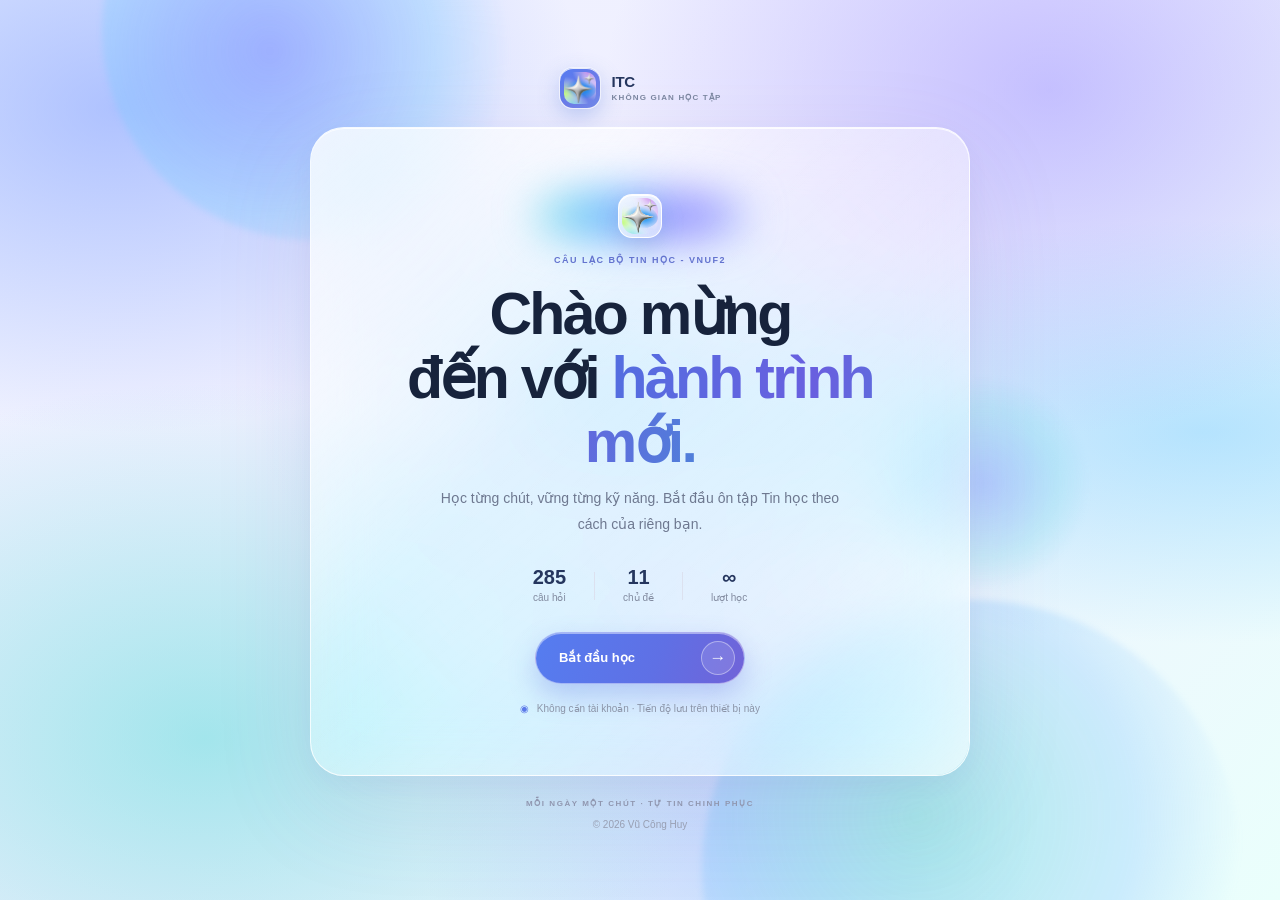
<file: index.html>
<!doctype html>
<html lang="vi">
<head>
  <meta charset="utf-8">
  <meta name="viewport" content="width=device-width, initial-scale=1">
  <meta name="theme-color" content="#f5f7fb">
  <title>ITC - Chuan dau ra Tin hoc 2022</title>
  <link rel="icon" type="image/png" sizes="192x192" href="assets/cdr-tinhoc-logo-silver-icon.png">
  <link rel="shortcut icon" type="image/png" href="assets/cdr-tinhoc-logo-silver-icon.png">
  <link rel="apple-touch-icon" href="assets/cdr-tinhoc-logo-silver-icon.png">
  <link rel="manifest" href="manifest.json">
  <link rel="stylesheet" href="styles.css">
</head>
<body>
  <div id="toast" class="toast" role="status" aria-live="polite"></div>

  <section id="welcome-view" class="welcome-screen" aria-labelledby="welcome-title">
    <div class="welcome-orb welcome-orb-one" aria-hidden="true"></div>
    <div class="welcome-orb welcome-orb-two" aria-hidden="true"></div>
    <div class="welcome-orb welcome-orb-three" aria-hidden="true"></div>
    <div class="welcome-content">
      <a class="welcome-brand" href="#" aria-label="ITC - Không gian học tập">
        <span class="welcome-brand-mark">
          <img src="assets/cdr-tinhoc-logo-silver-icon.png" alt="" />
        </span>
        <span class="welcome-brand-copy"><strong>ITC</strong><small>KHÔNG GIAN HỌC TẬP</small></span>
      </a>
      <div class="welcome-glass">
        <div class="welcome-logo-stage">
          <span class="welcome-logo-frame">
            <img src="assets/cdr-tinhoc-logo-silver-icon.png" alt="ITC VNUF2" />
          </span>
        </div>
        <p class="welcome-eyebrow">CÂU LẠC BỘ TIN HỌC - VNUF2</p>
        <h1 id="welcome-title">Chào mừng<br>đến với <span>hành trình mới.</span></h1>
        <p class="welcome-description">Học từng chút, vững từng kỹ năng. Bắt đầu ôn tập Tin học theo cách của riêng bạn.</p>
        <div class="welcome-highlights" aria-label="Nội dung học">
          <div class="welcome-highlight"><strong>285</strong><span>câu hỏi</span></div>
          <span class="welcome-highlight-divider" aria-hidden="true"></span>
          <div class="welcome-highlight"><strong>11</strong><span>chủ đề</span></div>
          <span class="welcome-highlight-divider" aria-hidden="true"></span>
          <div class="welcome-highlight"><strong>∞</strong><span>lượt học</span></div>
        </div>
        <button id="start-learning-button" class="welcome-cta" type="button">
          <span>Bắt đầu học</span><span class="welcome-cta-arrow" aria-hidden="true">→</span>
        </button>
        <p class="welcome-footnote"><span aria-hidden="true">◉</span> Không cần tài khoản · Tiến độ lưu trên thiết bị này</p>
      </div>
      <p class="welcome-bottom-note">MỖI NGÀY MỘT CHÚT · TỰ TIN CHINH PHỤC</p>
      <p class="welcome-copyright">© 2026 Vũ Công Huy</p>
    </div>
  </section>

  <div id="app-view" class="app-shell is-hidden">
    <aside class="sidebar" id="sidebar">
      <a class="brand sidebar-brand" href="#" aria-label="CDR TINHOC - ITC VNUF2">
        <span class="brand-icon-mark" aria-hidden="true">
          <img src="assets/cdr-tinhoc-logo-silver-icon.png" alt="" />
        </span>
        <span class="brand-copy">
          <strong>ITC</strong>
          <small>Câu lạc bộ Tin học<br>Trường Đại học Lâm nghiệp<br>Phân hiệu Đồng Nai</small>
        </span>
      </a>
      <p class="nav-caption">KHÔNG GIAN HỌC</p>
      <nav class="primary-nav" aria-label="Điều hướng chính">
        <button class="nav-item is-active" data-view="home"><span class="nav-icon">⌂</span>Tổng quan</button>
        <button class="nav-item" data-view="questions"><span class="nav-icon">▤</span>Tất cả câu hỏi<span class="nav-count">285</span></button>
        <button class="nav-item" data-view="topics"><span class="nav-icon">◈</span>Ôn theo chủ đề</button>
        <button class="nav-item" data-view="practice"><span class="nav-icon">☷</span>Luyện tập tương tác</button>
        <button class="nav-item" data-view="tips"><span class="nav-icon">✦</span>Học mẹo <span class="nav-count">Đúng</span></button>
        <button class="nav-item" data-view="exam"><span class="nav-icon">✎</span>Thi thử 30 câu</button>
        <button class="nav-item" data-view="practical"><span class="nav-icon">▦</span>Thi thực hành Excel</button>
        <button class="nav-item" data-view="word-practical"><span class="nav-icon">W</span>Thi thực hành Word</button>
        <button class="nav-item" data-view="powerpoint-practical"><span class="nav-icon">P</span>Thi thực hành PowerPoint</button>
      </nav>
      <p class="nav-caption topic-caption">CHỦ ĐỀ <span id="topic-total"></span></p>
      <nav id="topic-nav" class="topic-nav" aria-label="Chủ đề câu hỏi"></nav>
      <div class="sidebar-bottom">
        <div class="profile-mini">
          <span class="avatar" id="user-avatar">?</span>
          <span class="profile-copy"><strong id="user-name">Người học</strong><small>Gói học cá nhân</small></span>
        </div>
        <p class="local-note">Tiến độ được lưu cục bộ trên thiết bị này.</p>
      </div>
    </aside>

    <main class="main-content">
      <header class="topbar">
        <button id="menu-button" class="icon-button menu-button" type="button" aria-label="Mở menu">☰</button>
        <div class="breadcrumbs"><span>Không gian học</span><b>/</b><strong id="breadcrumb-current">Tổng quan</strong></div>
        <div class="topbar-right">
          <label class="search-box" for="global-search">
            <span aria-hidden="true">⌕</span>
            <input id="global-search" type="search" placeholder="Tìm câu hỏi..." autocomplete="off">
            <kbd>Ctrl K</kbd>
          </label>
          <span id="top-avatar" class="avatar avatar-small">?</span>
        </div>
      </header>
      <div id="page-content" class="page-content"></div>
    </main>
  </div>
  <script src="questions.js"></script>
  <script src="practical.js"></script>
  <script src="office-practical.js"></script>
  <script src="app.js"></script>
</body>
</html>
</file>
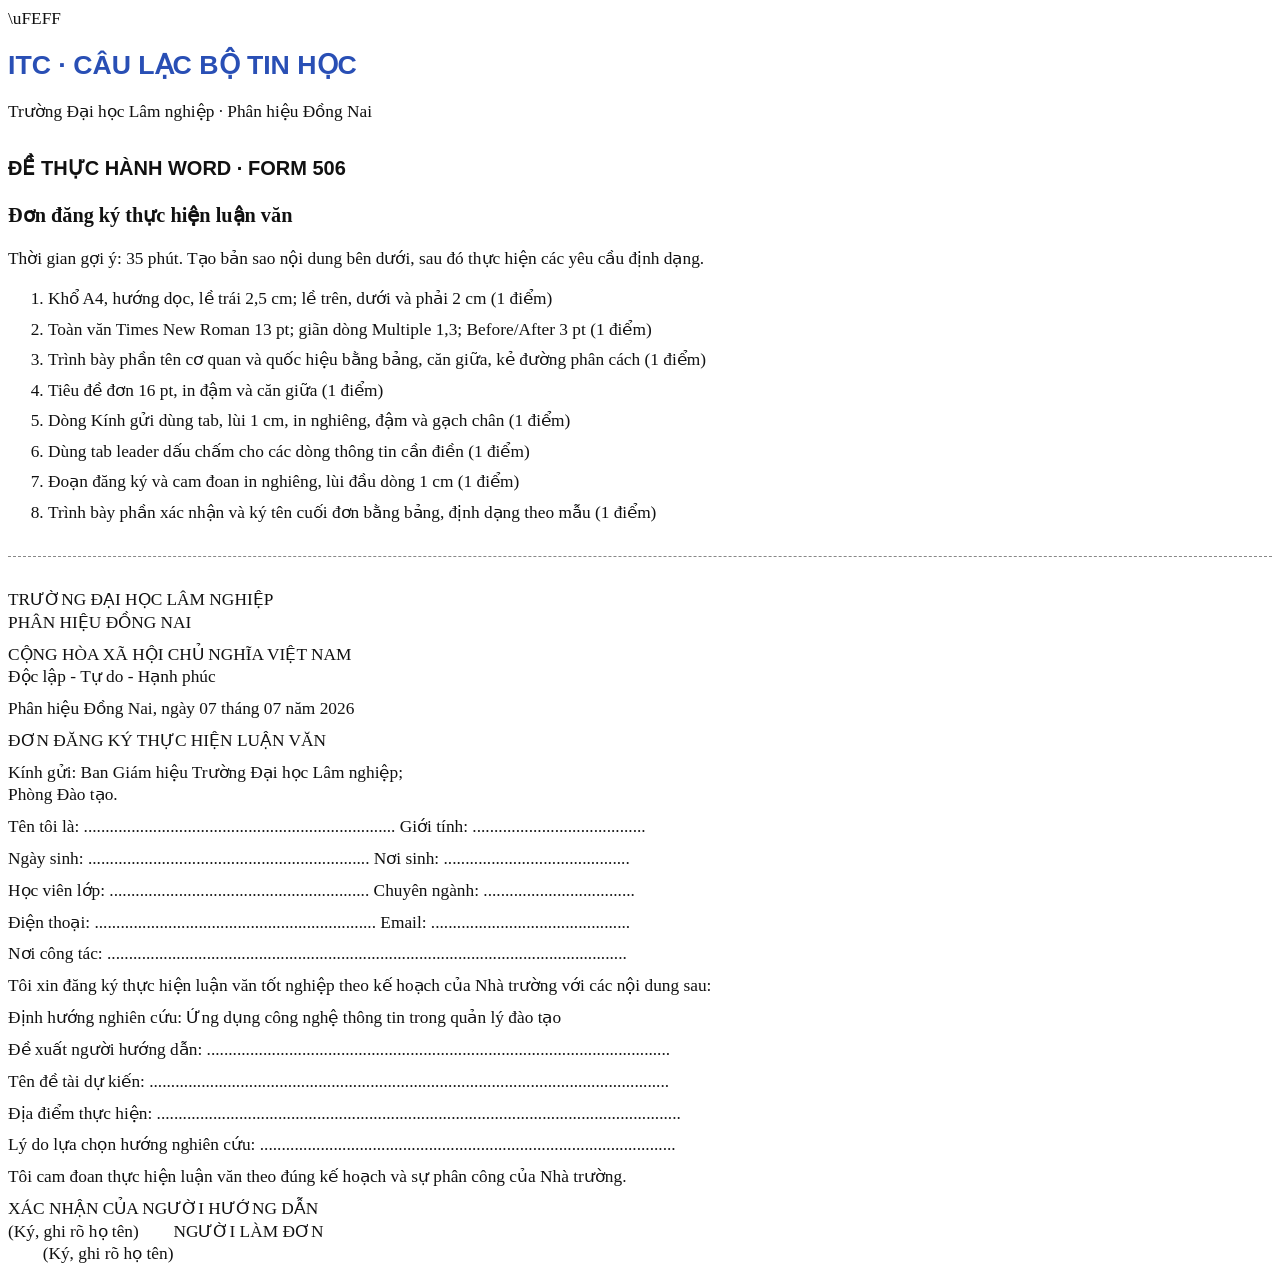
<file: ITC_De-thuc-hanh-Word_Form-506.html>
\uFEFF<!doctype html><html lang="vi"><head><meta charset="utf-8"><title>Đơn đăng ký thực hiện luận văn</title>
      <style>@page{size:A4;margin:2cm 2cm 2cm 2.5cm}body{font-family:"Times New Roman",serif;font-size:13pt;line-height:1.3;color:#111}h1,h2{font-family:Arial,sans-serif}h1{font-size:20pt;color:#294fb5}h2{font-size:15pt;margin-top:24pt}li{margin:6pt 0}hr{border:0;border-top:1px dashed #888;margin:24pt 0}.starter p{margin:7pt 0}</style></head>
      <body><h1>ITC · CÂU LẠC BỘ TIN HỌC</h1><p>Trường Đại học Lâm nghiệp · Phân hiệu Đồng Nai</p>
      <h2>ĐỀ THỰC HÀNH WORD · FORM 506</h2><h3>Đơn đăng ký thực hiện luận văn</h3>
      <p>Thời gian gợi ý: 35 phút. Tạo bản sao nội dung bên dưới, sau đó thực hiện các yêu cầu định dạng.</p><ol><li>Khổ A4, hướng dọc, lề trái 2,5 cm; lề trên, dưới và phải 2 cm <span>(1 điểm)</span></li><li>Toàn văn Times New Roman 13 pt; giãn dòng Multiple 1,3; Before/After 3 pt <span>(1 điểm)</span></li><li>Trình bày phần tên cơ quan và quốc hiệu bằng bảng, căn giữa, kẻ đường phân cách <span>(1 điểm)</span></li><li>Tiêu đề đơn 16 pt, in đậm và căn giữa <span>(1 điểm)</span></li><li>Dòng Kính gửi dùng tab, lùi 1 cm, in nghiêng, đậm và gạch chân <span>(1 điểm)</span></li><li>Dùng tab leader dấu chấm cho các dòng thông tin cần điền <span>(1 điểm)</span></li><li>Đoạn đăng ký và cam đoan in nghiêng, lùi đầu dòng 1 cm <span>(1 điểm)</span></li><li>Trình bày phần xác nhận và ký tên cuối đơn bằng bảng, định dạng theo mẫu <span>(1 điểm)</span></li></ol>
      <hr><section class="starter"><p>TRƯỜNG ĐẠI HỌC LÂM NGHIỆP<br>PHÂN HIỆU ĐỒNG NAI</p><p>CỘNG HÒA XÃ HỘI CHỦ NGHĨA VIỆT NAM<br>Độc lập - Tự do - Hạnh phúc</p><p>Phân hiệu Đồng Nai, ngày 07 tháng 07 năm 2026</p><p>ĐƠN ĐĂNG KÝ THỰC HIỆN LUẬN VĂN</p><p>Kính gửi: Ban Giám hiệu Trường Đại học Lâm nghiệp;<br>                Phòng Đào tạo.</p><p>Tên tôi là: ........................................................................     Giới tính: ........................................</p><p>Ngày sinh: .................................................................     Nơi sinh: ...........................................</p><p>Học viên lớp: ............................................................     Chuyên ngành: ...................................</p><p>Điện thoại: .................................................................     Email: ..............................................</p><p>Nơi công tác: ........................................................................................................................</p><p>Tôi xin đăng ký thực hiện luận văn tốt nghiệp theo kế hoạch của Nhà trường với các nội dung sau:</p><p>Định hướng nghiên cứu: Ứng dụng công nghệ thông tin trong quản lý đào tạo</p><p>Đề xuất người hướng dẫn: ...........................................................................................................</p><p>Tên đề tài dự kiến: ........................................................................................................................</p><p>Địa điểm thực hiện: .........................................................................................................................</p><p>Lý do lựa chọn hướng nghiên cứu: ................................................................................................</p><p>Tôi cam đoan thực hiện luận văn theo đúng kế hoạch và sự phân công của Nhà trường.</p><p>XÁC NHẬN CỦA NGƯỜI HƯỚNG DẪN<br>(Ký, ghi rõ họ tên)&emsp;&emsp;NGƯỜI LÀM ĐƠN<br>&emsp;&emsp;(Ký, ghi rõ họ tên)</p></section></body></html>
</file>
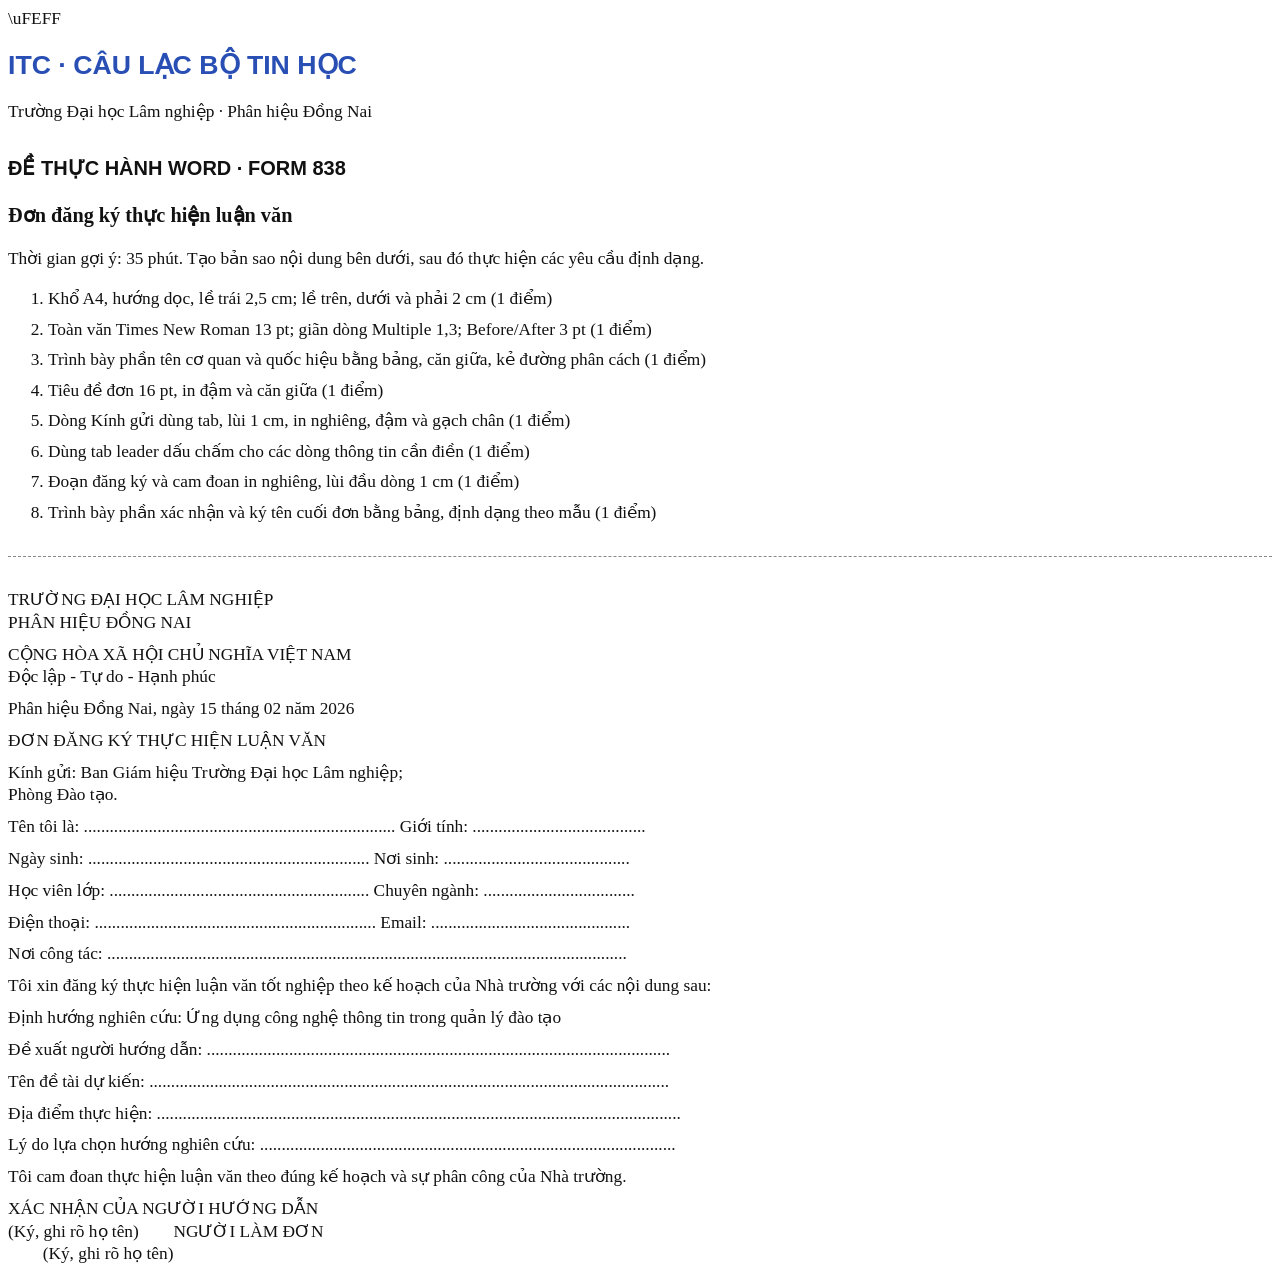
<file: ITC_De-thuc-hanh-Word_Form-838.html>
\uFEFF<!doctype html><html lang="vi"><head><meta charset="utf-8"><title>Đơn đăng ký thực hiện luận văn</title>
      <style>@page{size:A4;margin:2cm 2cm 2cm 2.5cm}body{font-family:"Times New Roman",serif;font-size:13pt;line-height:1.3;color:#111}h1,h2{font-family:Arial,sans-serif}h1{font-size:20pt;color:#294fb5}h2{font-size:15pt;margin-top:24pt}li{margin:6pt 0}hr{border:0;border-top:1px dashed #888;margin:24pt 0}.starter p{margin:7pt 0}</style></head>
      <body><h1>ITC · CÂU LẠC BỘ TIN HỌC</h1><p>Trường Đại học Lâm nghiệp · Phân hiệu Đồng Nai</p>
      <h2>ĐỀ THỰC HÀNH WORD · FORM 838</h2><h3>Đơn đăng ký thực hiện luận văn</h3>
      <p>Thời gian gợi ý: 35 phút. Tạo bản sao nội dung bên dưới, sau đó thực hiện các yêu cầu định dạng.</p><ol><li>Khổ A4, hướng dọc, lề trái 2,5 cm; lề trên, dưới và phải 2 cm <span>(1 điểm)</span></li><li>Toàn văn Times New Roman 13 pt; giãn dòng Multiple 1,3; Before/After 3 pt <span>(1 điểm)</span></li><li>Trình bày phần tên cơ quan và quốc hiệu bằng bảng, căn giữa, kẻ đường phân cách <span>(1 điểm)</span></li><li>Tiêu đề đơn 16 pt, in đậm và căn giữa <span>(1 điểm)</span></li><li>Dòng Kính gửi dùng tab, lùi 1 cm, in nghiêng, đậm và gạch chân <span>(1 điểm)</span></li><li>Dùng tab leader dấu chấm cho các dòng thông tin cần điền <span>(1 điểm)</span></li><li>Đoạn đăng ký và cam đoan in nghiêng, lùi đầu dòng 1 cm <span>(1 điểm)</span></li><li>Trình bày phần xác nhận và ký tên cuối đơn bằng bảng, định dạng theo mẫu <span>(1 điểm)</span></li></ol>
      <hr><section class="starter"><p>TRƯỜNG ĐẠI HỌC LÂM NGHIỆP<br>PHÂN HIỆU ĐỒNG NAI</p><p>CỘNG HÒA XÃ HỘI CHỦ NGHĨA VIỆT NAM<br>Độc lập - Tự do - Hạnh phúc</p><p>Phân hiệu Đồng Nai, ngày 15 tháng 02 năm 2026</p><p>ĐƠN ĐĂNG KÝ THỰC HIỆN LUẬN VĂN</p><p>Kính gửi: Ban Giám hiệu Trường Đại học Lâm nghiệp;<br>                Phòng Đào tạo.</p><p>Tên tôi là: ........................................................................     Giới tính: ........................................</p><p>Ngày sinh: .................................................................     Nơi sinh: ...........................................</p><p>Học viên lớp: ............................................................     Chuyên ngành: ...................................</p><p>Điện thoại: .................................................................     Email: ..............................................</p><p>Nơi công tác: ........................................................................................................................</p><p>Tôi xin đăng ký thực hiện luận văn tốt nghiệp theo kế hoạch của Nhà trường với các nội dung sau:</p><p>Định hướng nghiên cứu: Ứng dụng công nghệ thông tin trong quản lý đào tạo</p><p>Đề xuất người hướng dẫn: ...........................................................................................................</p><p>Tên đề tài dự kiến: ........................................................................................................................</p><p>Địa điểm thực hiện: .........................................................................................................................</p><p>Lý do lựa chọn hướng nghiên cứu: ................................................................................................</p><p>Tôi cam đoan thực hiện luận văn theo đúng kế hoạch và sự phân công của Nhà trường.</p><p>XÁC NHẬN CỦA NGƯỜI HƯỚNG DẪN<br>(Ký, ghi rõ họ tên)&emsp;&emsp;NGƯỜI LÀM ĐƠN<br>&emsp;&emsp;(Ký, ghi rõ họ tên)</p></section></body></html>
</file>
<file: styles.css>
:root {
  color-scheme: only light;
  --ink: #17233c;
  --muted: #78839a;
  --line: #e8ebf2;
  --canvas: #f5f7fb;
  --white: #fff;
  --blue: #4667e8;
  --blue-dark: #3654cf;
  --blue-pale: #eef1ff;
  --green: #2e9b77;
  --green-pale: #e9f7f1;
  --orange: #e99a46;
  --shadow: 0 18px 50px rgba(37, 51, 91, .08);
  font-family: 'DM Sans', 'Segoe UI', sans-serif;
}

@font-face { font-family: 'DM Sans'; src: local('Segoe UI'); }
@font-face { font-family: Manrope; src: local('Segoe UI'); }

* { box-sizing: border-box; }
body { margin: 0; min-width: 320px; background: var(--canvas); color: var(--ink); }
button, input { font: inherit; }
button { cursor: pointer; }
.is-hidden { display: none !important; }
.brand { display: inline-flex; align-items: center; gap: 10px; color: var(--ink); text-decoration: none; font: 800 20px Manrope, sans-serif; letter-spacing: -.8px; }
.brand-mark { display: grid; width: 42px; height: 42px; flex: 0 0 auto; place-items: center; border-radius: 13px; color: #fff; background: var(--blue); font: 800 15px Manrope, sans-serif; letter-spacing: -.4px; box-shadow: 0 7px 16px #4667e844; }
.brand-copy { display: grid; min-width: 0; gap: 3px; letter-spacing: 0; line-height: 1.25; }
.brand-copy strong { font: 800 17px Manrope, sans-serif; }
.brand-copy small { color: #78839a; font: 500 9px/1.4 'DM Sans', 'Segoe UI', sans-serif; }
:root {
  --logo-pink: #f8c3d9;
  --logo-purple: #d7b7ff;
  --logo-blue: #8ccaf6;
  --logo-mint: #b9f0d9;
  --logo-navy: #1d3557;
  --logo-sky: #5ca8e3;
  --logo-rose: #f5adca;
}

.brand-icon-mark img {
  display: block;
  width: 100%;
  height: 100%;
  border-radius: 10px;
  object-fit: contain;
}
.brand-icon-mark {
  width: 42px;
  height: 42px;
  display: grid;
  place-items: center;
  overflow: hidden;
  padding: 4px;
  border-radius: 14px;
  background: linear-gradient(140deg, rgba(112, 149, 255, .32), rgba(93, 214, 230, .38) 52%, rgba(137, 130, 255, .34));
  border: 1px solid rgba(255,255,255,0.94);
  box-shadow: 0 14px 30px rgba(76, 130, 218, 0.24), inset 0 2px 12px rgba(255,255,255,0.7);
}
.eyebrow { color: var(--blue); font-size: 10px; letter-spacing: 1.4px; font-weight: 700; }
.muted { color: var(--muted); font-size: 13px; }
.button { border: 0; border-radius: 10px; padding: 11px 16px; font-weight: 700; transition: .18s ease; }
.button-primary { background: var(--blue); color: #fff; box-shadow: 0 7px 16px #4667e833; }
.button-primary:hover { background: var(--blue-dark); transform: translateY(-1px); }
.button-wide { width: 100%; margin-top: 21px; display: flex; justify-content: space-between; align-items: center; }
.icon-button { display: grid; place-items: center; border: 0; background: transparent; color: var(--muted); }

.welcome-screen { position: fixed; z-index: 20; inset: 0; display: grid; place-items: center; overflow-x: hidden; overflow-y: auto; padding: 28px; color: #17233c; background: radial-gradient(ellipse at 9% 12%, rgba(112, 147, 255, .5), transparent 29%), radial-gradient(ellipse at 82% 10%, rgba(153, 143, 255, .5), transparent 30%), radial-gradient(ellipse at 94% 48%, rgba(103, 199, 255, .42), transparent 32%), radial-gradient(ellipse at 16% 82%, rgba(91, 220, 218, .52), transparent 34%), radial-gradient(ellipse at 57% 91%, rgba(130, 170, 255, .38), transparent 30%), radial-gradient(ellipse at 48% 45%, rgba(104, 199, 255, .32), transparent 38%), linear-gradient(135deg, #edf2ff, #f1efff 48%, #eafffc); transition: opacity .48s ease, transform .55s cubic-bezier(.2,.8,.2,1), filter .48s ease; }
.welcome-screen.is-leaving { opacity: 0; transform: scale(1.035); filter: blur(12px); pointer-events: none; }
.welcome-content { position: relative; z-index: 1; width: min(100%, 980px); display: flex; flex-direction: column; align-items: center; margin-block: auto; animation: welcome-rise .8s cubic-bezier(.2,.8,.2,1) both; }
.welcome-brand { display: inline-flex; align-items: center; gap: 11px; margin-bottom: 18px; color: var(--ink); text-align: left; text-decoration: none; }
.welcome-brand-mark { width: 42px; height: 42px; display: grid; flex: 0 0 auto; place-items: center; overflow: hidden; padding: 4px; border: 1px solid rgba(255,255,255,.9); border-radius: 14px; background: linear-gradient(140deg, #557cf2, #6d7ce8 58%, #718be9); box-shadow: 0 8px 22px rgba(80, 120, 221, .3), inset 0 1px rgba(255,255,255,.85); }
.welcome-brand-mark img { display: block; width: 100%; height: 100%; border-radius: 10px; object-fit: contain; }
.welcome-brand-star { color: white; font: 700 24px/1 'Segoe UI Symbol', 'Segoe UI', sans-serif; text-shadow: 0 0 12px rgba(255,255,255,.7); }
.welcome-brand-copy { display: grid; gap: 2px; }
.welcome-brand-copy strong { color: #25365e; font: 800 15px Manrope, sans-serif; letter-spacing: -.3px; }
.welcome-brand-copy small { color: #7c87a0; font-size: 8px; font-weight: 800; letter-spacing: 1.15px; }
.welcome-glass { position: relative; width: min(100%, 660px); padding: clamp(30px, 6vw, 58px); overflow: hidden; border: 1px solid rgba(255,255,255,0.8); border-radius: 34px; background: linear-gradient(145deg, rgba(255,255,255,0.58), rgba(255,255,255,0.24)); box-shadow: 0 32px 100px rgba(120, 110, 169, 0.12), 0 8px 24px rgba(116, 131, 186, 0.08), inset 0 1px rgba(255,255,255,0.8); backdrop-filter: blur(28px) saturate(155%); -webkit-backdrop-filter: blur(28px) saturate(155%); text-align: center; }
.welcome-glass::before { position: absolute; inset: 0; border-radius: inherit; background: linear-gradient(130deg, #ffffff8a, transparent 38%, #ffffff12 75%, #fff9); content: ''; pointer-events: none; }
.welcome-glass > * { position: relative; }
.welcome-logo-stage { position: relative; isolation: isolate; width: min(248px, 100%); height: 60px; display: grid; place-items: center; margin: 0 auto 8px; }
.welcome-logo-stage::before { position: absolute; z-index: -1; inset: 6px 20px; border-radius: 50%; background: linear-gradient(110deg, rgba(83, 224, 221, .9), rgba(90, 177, 255, .92) 36%, rgba(137, 125, 255, .9) 68%, rgba(118, 148, 255, .88)); filter: blur(22px); content: ''; }
.welcome-logo-frame { width: 44px; height: 44px; display: grid; place-items: center; overflow: hidden; padding: 3px; border: 1px solid rgba(255, 255, 255, .92); border-radius: 14px; background: linear-gradient(145deg, rgba(255,255,255,.86), rgba(255,255,255,.48)); box-shadow: 0 8px 22px rgba(106, 126, 181, .22), inset 0 1px rgba(255,255,255,.95); backdrop-filter: blur(10px); -webkit-backdrop-filter: blur(10px); }
.welcome-logo-frame img { display: block; width: 100%; height: 100%; border-radius: 13px; object-fit: contain; }
.welcome-eyebrow { margin: 0 0 12px; color: #6373cf; font-size: 9px; font-weight: 800; letter-spacing: 1.5px; text-transform: uppercase; }
.welcome-glass h1 { margin: 15px 0 12px; font: 800 clamp(36px, 6vw, 59px)/1.08 Manrope, 'Segoe UI', sans-serif; letter-spacing: -2.7px; }
.welcome-glass h1 span { color: #536ee0; background: linear-gradient(100deg, #536ee0, #695fdf 55%, #507fda); -webkit-background-clip: text; background-clip: text; -webkit-text-fill-color: transparent; }
.welcome-description { max-width: 430px; margin: 0 auto; color: #6e7890; font-size: 14px; line-height: 1.8; }
.welcome-highlights { display: flex; align-items: center; justify-content: center; gap: 28px; margin: 29px auto 27px; }
.welcome-highlight { display: grid; gap: 1px; }
.welcome-highlight strong { color: #25365e; font: 800 20px Manrope, sans-serif; }
.welcome-highlight span { color: #828ba0; font-size: 10px; }
.welcome-highlight-divider { width: 1px; height: 28px; background: #dce1ef; }
.welcome-cta { min-width: 210px; display: inline-flex; align-items: center; justify-content: space-between; gap: 30px; padding: 8px 9px 8px 23px; border: 1px solid #ffffff75; border-radius: 999px; color: white; background: linear-gradient(110deg, #557df0, #5f70e5 58%, #7163d8); box-shadow: 0 12px 28px rgba(86, 116, 226, .32), inset 0 1px #ffffff70; font-size: 13px; font-weight: 700; transition: transform .2s ease, box-shadow .2s ease, filter .2s ease; }
.welcome-cta:hover { transform: translateY(-2px); box-shadow: 0 16px 34px #536fe052, inset 0 1px #ffffff70; filter: brightness(1.04); }
.welcome-cta:active { transform: scale(.98); }
.welcome-cta:focus-visible { outline: 3px solid #8095ff; outline-offset: 4px; }
.welcome-cta:disabled { cursor: default; }
.welcome-cta-arrow { width: 34px; height: 34px; display: grid; place-items: center; border: 1px solid #ffffff65; border-radius: 50%; background: #ffffff20; font-size: 17px; }
.welcome-footnote { margin: 17px 0 0; color: #8b94a8; font-size: 10px; }
.welcome-footnote span { margin-right: 5px; color: #5b79e9; }
.welcome-bottom-note { margin: 22px 0 0; color: #929ab0; font-size: 8px; font-weight: 700; letter-spacing: 1.55px; }
.welcome-copyright { margin: 7px 0 0; color: #9aa2b4; font-size: 10px; }
.welcome-orb { position: fixed; border-radius: 50%; filter: blur(3px); pointer-events: none; animation: welcome-float 9s ease-in-out infinite alternate; }
.welcome-orb-one { top: -180px; left: 8%; width: 420px; height: 420px; background: radial-gradient(circle at 40% 55%, rgba(114, 139, 255, .48), rgba(119, 204, 255, .3) 48%, transparent 70%); }
.welcome-orb-two { right: 3%; bottom: -240px; width: 540px; height: 540px; background: radial-gradient(circle at 40% 40%, rgba(88, 216, 205, .42), rgba(123, 194, 255, .28) 48%, transparent 71%); animation-delay: -4s; }
.welcome-orb-three { top: 42%; right: 15%; width: 210px; height: 210px; background: radial-gradient(circle, rgba(123, 146, 255, .36), rgba(112, 215, 230, .2) 50%, transparent 72%); animation-duration: 12s; }
.app-shell.welcome-enter { animation: app-reveal .55s cubic-bezier(.2,.8,.2,1) both; }
@keyframes welcome-rise { from { opacity: 0; transform: translateY(18px) scale(.985); } to { opacity: 1; transform: translateY(0) scale(1); } }
@keyframes welcome-float { from { transform: translate3d(-12px, -10px, 0) scale(.98); } to { transform: translate3d(20px, 15px, 0) scale(1.06); } }
@keyframes app-reveal { from { opacity: 0; transform: scale(.99); } to { opacity: 1; transform: scale(1); } }

.app-shell { min-height: 100vh; background: radial-gradient(ellipse at 18% 8%, rgba(119, 158, 255, .18), transparent 38%), radial-gradient(ellipse at 84% 14%, rgba(144, 145, 255, .16), transparent 35%), radial-gradient(ellipse at 86% 82%, rgba(89, 205, 227, .14), transparent 38%), radial-gradient(ellipse at 20% 88%, rgba(101, 219, 199, .13), transparent 34%), #f5f7fb; }
.sidebar { position: fixed; z-index: 5; inset: 0 auto 0 0; width: 248px; display: flex; flex-direction: column; overflow-y: auto; direction: rtl; background: white; border-right: 1px solid var(--line); padding: 26px 16px 14px; scrollbar-color: #b7c3e9 #f4f6fb; scrollbar-width: thin; }
.sidebar > * { direction: ltr; flex-shrink: 0; }
.sidebar::-webkit-scrollbar { width: 9px; }
.sidebar::-webkit-scrollbar-track { background: #f4f6fb; }
.sidebar::-webkit-scrollbar-thumb { border: 2px solid #f4f6fb; border-radius: 8px; background: #b7c3e9; }
.sidebar-brand { width: 100%; gap: 8px; padding: 0 8px; margin-bottom: 28px; }
.sidebar-brand .brand-mark { width: 38px; height: 38px; font-size: 13px; }
.sidebar-brand .brand-icon-mark { flex: 0 0 42px; }
.sidebar-brand .brand-copy { flex: 1; }
.sidebar-brand .brand-copy strong { font-size: 15px; }
.sidebar-brand .brand-copy small { max-width: 155px; font-size: 8px; }
.nav-caption { padding: 0 12px; margin: 0 0 12px; color: #9ba4b5; font-size: 9px; font-weight: 700; letter-spacing: 1.1px; }
.primary-nav, .topic-nav { display: grid; gap: 5px; }
.nav-item { width: 100%; min-height: 40px; display: flex; align-items: center; gap: 10px; padding: 0 11px; text-align: left; border: 0; border-radius: 8px; color: #647087; background: transparent; font-size: 12px; font-weight: 600; }
.nav-item:hover { background: #f7f8fc; }
.nav-item.is-active { color: var(--blue); background: var(--blue-pale); }
.nav-icon { width: 18px; font-size: 17px; text-align: center; }
.nav-count { margin-left: auto; color: #929cb0; font-size: 10px; }
.topic-caption { display: flex; justify-content: space-between; margin-top: 34px; }
.topic-caption span { color: #b1b8c5; }
.topic-nav { padding-bottom: 15px; }
.topic-nav .nav-item { min-height: 36px; font-size: 11px; }
.topic-dot { width: 8px; height: 8px; flex: 0 0 8px; border-radius: 50%; background: var(--dot, #6e80ed); }
.sidebar-bottom { margin-top: auto; }
.profile-mini { display: flex; align-items: center; gap: 9px; padding: 13px 8px; border-top: 1px solid var(--line); }
.avatar { width: 31px; height: 31px; display: grid; place-items: center; flex: 0 0 auto; border-radius: 10px; color: #405bd2; background: #e9edff; font-size: 12px; font-weight: 800; text-transform: uppercase; }
.profile-copy { min-width: 0; display: grid; gap: 3px; flex: 1; }
.profile-copy strong { overflow: hidden; text-overflow: ellipsis; white-space: nowrap; font-size: 11px; }
.profile-copy small { color: var(--muted); font-size: 9px; }
.local-note { padding: 0 8px; margin: 0; color: #a1a9b8; font-size: 9px; line-height: 1.6; }
.main-content { min-height: 100vh; margin-left: 248px; }
.topbar { height: 70px; display: flex; align-items: center; justify-content: space-between; gap: 16px; padding: 0 clamp(20px, 4vw, 52px); background: #ffffffd9; border-bottom: 1px solid var(--line); }
.breadcrumbs { display: flex; align-items: center; gap: 10px; color: #9ba4b4; font-size: 11px; }
.breadcrumbs b { color: #d3d8e2; font-weight: 400; }
.breadcrumbs strong { color: var(--ink); font-weight: 700; }
.topbar-right { display: flex; align-items: center; gap: 18px; }
.search-box { display: flex; align-items: center; gap: 8px; width: 220px; padding: 7px 9px; border: 1px solid var(--line); border-radius: 8px; background: #fff; color: #99a2b3; }
.search-box > span { font-size: 20px; line-height: 15px; }
.search-box input { width: 100%; border: 0; outline: 0; color: var(--ink); font-size: 11px; }
.search-box kbd { border: 1px solid var(--line); border-radius: 4px; padding: 2px 4px; color: #9ca5b4; font-size: 9px; white-space: nowrap; }
.avatar-small { width: 29px; height: 29px; border-radius: 9px; }
.menu-button { display: none; }
.page-content { max-width: 1260px; margin: 0 auto; padding: 36px clamp(20px, 4vw, 52px) 60px; }
.welcome-line { display: flex; align-items: flex-start; justify-content: space-between; gap: 20px; margin-bottom: 28px; }
.welcome-line h1 { margin: 6px 0; font: 800 27px Manrope, sans-serif; letter-spacing: -1px; }
.welcome-line p { margin: 0; color: var(--muted); font-size: 12px; }
.date-pill { padding: 8px 11px; border: 1px solid var(--line); border-radius: 8px; color: #718098; background: white; font-size: 10px; white-space: nowrap; }
.dashboard-grid { display: grid; grid-template-columns: minmax(0, 1.65fr) minmax(240px, .9fr); gap: 18px; }
.card { border: 1px solid var(--line); border-radius: 13px; background: white; box-shadow: 0 3px 12px #24355b05; }
.progress-card { min-height: 184px; display: flex; justify-content: space-between; gap: 20px; padding: 23px 26px; overflow: hidden; position: relative; }
.progress-card::after { content: ''; position: absolute; right: 100px; bottom: -130px; width: 260px; height: 260px; border: 1px solid #e8ecff; border-radius: 50%; box-shadow: 0 0 0 28px #f7f8ff, 0 0 0 56px #fafaff; }
.progress-copy { position: relative; z-index: 1; }
.card-kicker { color: var(--blue); font-size: 9px; font-weight: 700; letter-spacing: 1.1px; }
.progress-copy h2 { max-width: 390px; margin: 10px 0 7px; font: 800 20px/1.35 Manrope, sans-serif; letter-spacing: -.5px; }
.progress-copy p { margin: 0; color: var(--muted); font-size: 11px; }
.progress-meta { display: flex; align-items: center; gap: 12px; margin-top: 22px; }
.progress-track { width: 170px; height: 6px; overflow: hidden; border-radius: 8px; background: #ebeff8; }
.progress-track span { display: block; height: 100%; border-radius: inherit; background: var(--blue); transition: width .2s ease; }
.progress-meta small { color: var(--muted); font-size: 10px; }
.progress-ring { position: relative; z-index: 1; width: 84px; height: 84px; display: grid; flex: 0 0 auto; place-items: center; align-self: center; border-radius: 50%; background: conic-gradient(var(--blue) var(--progress, 0%), #edf0f8 0); }
.progress-ring::before { content: ''; position: absolute; inset: 7px; border-radius: inherit; background: white; }
.progress-ring strong { position: relative; font: 800 17px Manrope, sans-serif; }
.stat-card { display: flex; flex-direction: column; justify-content: space-between; padding: 22px; }
.stat-heading { display: flex; align-items: center; justify-content: space-between; color: var(--muted); font-size: 11px; }
.stat-icon { width: 29px; height: 29px; display: grid; place-items: center; border-radius: 9px; color: #6480e8; background: #eef1ff; }
.stat-number { margin: 12px 0 0; font: 800 31px Manrope, sans-serif; letter-spacing: -1px; }
.stat-caption { margin: 2px 0 0; color: var(--muted); font-size: 10px; }
.section-heading { display: flex; align-items: center; justify-content: space-between; gap: 15px; margin: 34px 0 14px; }
.section-heading h2 { margin: 0; font: 800 16px Manrope, sans-serif; letter-spacing: -.3px; }
.section-heading p { margin: 4px 0 0; color: var(--muted); font-size: 10px; }
.link-button { border: 0; padding: 5px 0; color: var(--blue); background: transparent; font-size: 10px; font-weight: 700; }
.topic-grid { display: grid; grid-template-columns: repeat(3, minmax(0, 1fr)); gap: 12px; }
.topic-card { min-height: 124px; padding: 15px; cursor: pointer; transition: .18s ease; }
.topic-card:hover { border-color: #cbd4ff; transform: translateY(-2px); box-shadow: var(--shadow); }
.topic-progress-track { display: block; height: 4px; overflow: hidden; margin-top: 12px; border-radius: 6px; background: #edf0f7; }
.topic-progress-track span { display: block; height: 100%; border-radius: inherit; background: var(--topic-color); }
.topic-grid-expanded { margin-top: 4px; }
.topic-card-top { display: flex; justify-content: space-between; align-items: center; }
.topic-card-icon { width: 30px; height: 30px; display: grid; place-items: center; border-radius: 9px; color: var(--topic-color); background: var(--topic-pale); font-weight: 700; }
.topic-card-top small { color: var(--muted); font-size: 9px; }
.topic-card h3 { margin: 12px 0 6px; font-size: 11px; }
.topic-card p { margin: 0; color: var(--muted); font-size: 9px; }
.recent-card { padding: 17px 20px; }
.recent-row { display: flex; justify-content: space-between; align-items: center; gap: 15px; padding: 12px 0; border-bottom: 1px solid #f0f1f5; }
.recent-row:last-child { padding-bottom: 0; border: 0; }
.recent-row:first-child { padding-top: 4px; }
.recent-question { min-width: 0; }
.recent-question strong { display: block; overflow: hidden; text-overflow: ellipsis; white-space: nowrap; font-size: 10px; }
.recent-question small { display: block; margin-top: 4px; color: var(--muted); font-size: 9px; }
.recent-check { color: var(--green); font-size: 14px; }
.empty-recent { padding: 15px 0 3px; color: var(--muted); font-size: 11px; }
.question-toolbar { display: flex; justify-content: space-between; align-items: center; gap: 14px; margin: 23px 0 14px; }
.filter-select { border: 1px solid var(--line); border-radius: 8px; padding: 9px 11px; background: white; color: #58667f; font-size: 10px; outline: 0; }
.question-total { color: var(--muted); font-size: 10px; }
.question-list { display: grid; gap: 11px; }
.question-card { padding: 17px 19px; }
.question-head { display: flex; align-items: flex-start; gap: 11px; }
.question-number { width: 28px; height: 28px; display: grid; flex: 0 0 auto; place-items: center; border-radius: 8px; color: var(--blue); background: var(--blue-pale); font: 700 10px Manrope, sans-serif; }
.question-title-wrap { min-width: 0; flex: 1; }
.question-topic { color: #8792a6; font-size: 9px; }
.question-title { margin: 4px 0 0; font-size: 12px; line-height: 1.65; font-weight: 700; }
.question-actions { display: flex; gap: 5px; }
.question-action { min-width: 29px; height: 28px; border: 1px solid var(--line); border-radius: 7px; background: white; color: #8792a6; font-size: 12px; }
.question-action:hover, .question-action.is-selected { color: var(--blue); border-color: #cbd4ff; background: #f6f7ff; }
.question-action.is-learned { color: var(--green); border-color: #c7e9dc; background: var(--green-pale); }
.answer-list { display: grid; grid-template-columns: repeat(2, minmax(0, 1fr)); gap: 7px; margin: 13px 0 0 39px; }
.answer-option { display: flex; align-items: flex-start; gap: 8px; min-height: 35px; padding: 8px 10px; border: 1px solid #edf0f5; border-radius: 7px; color: #59667d; font-size: 10px; line-height: 1.5; }
.answer-option.is-correct { border-color: #f0d66b; color: #675516; background: #fff8d8; }
.answer-letter { color: #9da7b7; font-weight: 700; }
.is-correct .answer-letter { color: #99780d; }
.correct-label { flex: 0 0 auto; margin-left: auto; color: #9a7a0a; font-size: 8px; letter-spacing: .45px; white-space: nowrap; }
.tip-answer { align-items: center; margin: 14px 0 0 39px; padding: 11px 12px; }
.answer-source-note { display: flex; align-items: flex-start; gap: 8px; margin: -8px 0 15px; padding: 11px 13px; border: 1px solid #f1e2a2; border-radius: 8px; color: #7e691c; background: #fffbee; font-size: 10px; line-height: 1.5; }
.answer-source-note span { color: #c79e17; }
.exam-intro-card { max-width: 650px; padding: 28px; }
.exam-hero-icon { width: 43px; height: 43px; display: grid; place-items: center; border-radius: 13px; color: var(--blue); background: var(--blue-pale); font-size: 20px; }
.exam-intro-card h2 { margin: 18px 0 8px; font: 800 20px Manrope, sans-serif; }
.exam-intro-card p, .exam-intro-card li { color: var(--muted); font-size: 11px; line-height: 1.7; }
.exam-intro-card ul { display: grid; gap: 6px; margin: 17px 0 22px; padding-left: 18px; }
.exam-status-card { display: flex; align-items: center; justify-content: space-between; gap: 18px; padding: 16px 19px; margin-bottom: 14px; }
.exam-progress { display: flex; align-items: center; gap: 5px; color: var(--muted); font-size: 11px; }
.exam-progress > span:first-child { color: var(--ink); font-weight: 700; }
.exam-progress-track { width: 110px; height: 5px; overflow: hidden; margin-left: 9px; border-radius: 6px; background: #edf0f7; }
.exam-progress-track span { display: block; height: 100%; border-radius: inherit; background: var(--blue); transition: width .15s ease; }
.exam-result { display: flex; align-items: center; gap: 13px; }
.exam-result-score { color: #d38635; font: 800 25px Manrope, sans-serif; }
.exam-result-score small { color: #9ca5b4; font-size: 12px; }
.exam-result strong { font-size: 12px; }
.exam-result p { margin: 4px 0 0; color: var(--muted); font-size: 10px; }
.exam-result.is-pass .exam-result-score { color: var(--green); }
.exam-result.is-retry .exam-result-score { color: #d38635; }
.exam-question-list { gap: 12px; }
.exam-question-card { padding: 18px 19px; }
.exam-question-heading { display: flex; align-items: center; gap: 10px; }
.exam-question-card > .question-title { margin: 10px 0 13px 39px; }
.exam-options { display: grid; grid-template-columns: repeat(2, minmax(0, 1fr)); gap: 8px; margin-left: 39px; }
.exam-option { display: flex; align-items: flex-start; gap: 8px; min-height: 38px; padding: 9px 10px; border: 1px solid #edf0f5; border-radius: 7px; color: #59667d; background: white; text-align: left; font-size: 10px; line-height: 1.5; }
.exam-option:hover:not(:disabled) { border-color: #bcc9ff; background: #f8f9ff; }
.exam-option.is-selected { border-color: #9cadf8; background: #f1f3ff; color: #334da8; }
.exam-option.is-correct { border-color: #f0d66b; background: #fff8d8; color: #675516; }
.exam-option.is-wrong { border-color: #efb4b4; background: #fff0f0; color: #923e46; }
.exam-option:disabled { cursor: default; }
.exam-option .wrong-label { flex: 0 0 auto; margin-left: auto; color: #a34a50; font-size: 8px; letter-spacing: .4px; }
.exam-bottom-action { display: flex; justify-content: center; margin-top: 20px; }
.study-start-card { max-width: 720px; padding: 25px; }
.study-start-copy { display: flex; align-items: center; gap: 14px; }
.study-start-copy h2 { margin: 0 0 5px; font: 800 18px Manrope, sans-serif; }
.study-start-copy p { margin: 0; color: var(--muted); font-size: 12px; line-height: 1.65; }
.study-topic-label { display: block; margin: 22px 0 8px; font-size: 12px; font-weight: 700; }
.study-start-card > .button { display: block; margin-top: 18px; }
.study-question-card { max-width: 820px; padding: 22px; }
.study-question-card > .question-title { margin: 12px 0 17px; font-size: 15px; line-height: 1.65; }
.study-option { min-height: 44px; align-items: center; }
.study-feedback { display: flex; flex-wrap: wrap; gap: 5px 10px; margin: 14px 0 0 39px; padding: 11px 13px; border: 1px solid #cce8db; border-radius: 8px; color: #277458; background: #edf8f2; font-size: 12px; }
.study-feedback.is-wrong { border-color: #efb4b4; color: #923e46; background: #fff0f0; }
.study-feedback span { flex-basis: 100%; }
.study-controls { display: flex; align-items: center; justify-content: space-between; gap: 15px; margin: 17px 0 0 39px; }
.study-hint { color: var(--muted); font-size: 11px; }
.study-exit { display: block; margin: 17px 0; }
.topic-practice-link { display: block; margin-top: 9px; }
.practical-generator-card { display: grid; grid-template-columns: minmax(0, 1fr) minmax(180px, 250px) auto; align-items: center; gap: 16px 21px; padding: 21px; }
.practical-generator-card h2 { margin: 10px 0 4px; font: 800 18px Manrope, sans-serif; }
.practical-generator-card p { margin: 0; color: var(--muted); font-size: 12px; line-height: 1.6; }
.practical-generator-card label { display: none; }
.practical-generator-card .button { white-space: nowrap; }
.practical-type-grid { display: grid; grid-template-columns: repeat(2, minmax(0, 1fr)); gap: 12px; }
.practical-type-card { min-height: 155px; padding: 16px; }
.practical-type-icon { color: var(--blue); background: var(--blue-pale); }
.practical-type-card h2 { margin: 12px 0 5px; font-size: 14px; }
.practical-type-card p { min-height: 36px; margin: 0 0 11px; color: var(--muted); font-size: 12px; line-height: 1.55; }
.practical-type-card small { color: #8a94a7; font-size: 11px; }
.practical-history { margin-top: 24px; padding: 18px 20px; }
.practical-history h2 { margin: 0 0 13px; font: 800 16px Manrope, sans-serif; }
.practical-history-score { flex: 0 0 auto; color: var(--green); font-size: 12px; font-weight: 700; }
.practical-notice { margin: -8px 0 16px; padding: 11px 14px; border: 1px solid #dfe6fb; border-radius: 9px; color: #5c6e93; background: #f7f9ff; font-size: 12px; line-height: 1.6; }
.practical-layout { display: grid; grid-template-columns: minmax(285px, .75fr) minmax(0, 1.35fr); align-items: start; gap: 16px; }
.practical-task-card, .practical-data-card { min-width: 0; padding: 18px; }
.practical-card-heading { display: flex; align-items: center; justify-content: space-between; gap: 12px; margin-bottom: 15px; }
.practical-card-heading h2 { margin: 5px 0 0; font: 800 16px Manrope, sans-serif; }
.practical-score { flex: 0 0 auto; color: var(--blue); font: 800 18px Manrope, sans-serif; }
.practical-score small { color: var(--muted); font: 500 11px 'DM Sans', 'Segoe UI', sans-serif; }
.rubric-list { display: grid; border-top: 1px solid var(--line); }
.rubric-row { display: grid; grid-template-columns: 17px minmax(0, 1fr) auto; align-items: start; gap: 9px; padding: 11px 0; border-bottom: 1px solid #f0f1f5; color: #526078; font-size: 12px; line-height: 1.5; cursor: pointer; }
.rubric-row input { width: 15px; height: 15px; margin: 1px 0 0; accent-color: var(--blue); }
.rubric-row strong { color: #8c96a8; font-size: 11px; white-space: nowrap; }
.practical-submit { width: 100%; margin-top: 16px; }
.practical-new-link { display: block; margin: 12px auto 0; }
.practical-finished { margin-top: 14px; padding: 12px; border-radius: 8px; color: #277458; background: var(--green-pale); font-size: 12px; }
.practical-finished p { margin: 4px 0 0; }
.practical-data-card > .muted { margin: -7px 0 15px; line-height: 1.5; }
.practical-data-section + .practical-data-section { margin-top: 19px; }
.practical-data-section h3 { margin: 0 0 7px; color: #59667d; font-size: 12px; }
.practical-table-wrap { max-width: 100%; overflow-x: auto; border: 1px solid var(--line); border-radius: 7px; }
.practical-table { width: 100%; min-width: 570px; border-collapse: collapse; font-size: 11px; }
.practical-table th, .practical-table td { min-width: 62px; padding: 7px 8px; border: 1px solid #edf0f5; text-align: left; white-space: nowrap; }
.practical-table th { color: #53617a; background: #f5f7fb; font-weight: 700; }
.practical-table td.is-blank { color: #b7c0cf; text-align: center; }
.practical-welcome { align-items: center; }
.office-preview-card > .office-facts { margin: -4px 0 17px; padding-left: 20px; color: #657189; font-size: 12px; line-height: 1.65; }
.office-facts li + li { margin-top: 4px; }
.word-document-preview { padding: 17px; border: 1px solid #e8ebf2; border-radius: 8px; background: #fffefa; color: #31384a; font-family: 'Times New Roman', serif; font-size: 14px; line-height: 1.65; }
.word-document-preview p { margin: 0 0 12px; white-space: normal; }
.word-document-preview p:last-child { margin-bottom: 0; }
.office-note { margin: 11px 0 0; font-size: 11px; }
.slide-preview { padding: 15px 16px; border: 1px solid #e8ebf2; border-radius: 8px; background: #fbfcff; }
.slide-preview + .slide-preview { margin-top: 11px; }
.slide-preview > span { color: #8a94a7; font-size: 10px; font-weight: 700; letter-spacing: .7px; }
.slide-preview h3 { margin: 6px 0 8px; color: #334da8; font-size: 15px; }
.slide-preview ul { margin: 0; padding-left: 20px; color: #59667d; font-size: 12px; line-height: 1.6; }
.slide-preview li + li { margin-top: 4px; }
.button-secondary { border: 1px solid var(--line); color: #55637c; background: white; }
.button-secondary:hover { border-color: #cbd4ff; color: var(--blue); }
.question-footer { display: flex; justify-content: flex-end; margin: 10px 0 0 39px; }
.mark-button { border: 0; padding: 4px 0; background: transparent; color: var(--blue); font-size: 10px; font-weight: 700; }
.mark-button.is-learned { color: var(--green); }
.pagination { display: flex; align-items: center; justify-content: center; gap: 12px; margin: 19px 0; color: var(--muted); font-size: 10px; }
.page-button { min-width: 31px; height: 30px; border: 1px solid var(--line); border-radius: 7px; background: white; color: var(--ink); }
.page-button:disabled { opacity: .4; cursor: default; }
.empty-state { padding: 40px 20px; text-align: center; color: var(--muted); }
.empty-state strong { display: block; margin-bottom: 7px; color: var(--ink); font-size: 13px; }
.toast { position: fixed; z-index: 20; right: 22px; bottom: 20px; max-width: min(420px, calc(100vw - 40px)); padding: 12px 16px; border-radius: 9px; color: white; background: #263754; box-shadow: var(--shadow); font-size: 12px; opacity: 0; pointer-events: none; transform: translateY(8px); transition: .2s ease; }
.toast.is-visible { opacity: 1; transform: translateY(0); }
.toast.is-error { background: #a73d46; }

@media (max-width: 1000px) {
  .sidebar { width: 220px; }
  .main-content { margin-left: 220px; }
  .dashboard-grid { grid-template-columns: 1fr; }
  .stat-card { min-height: 118px; }
  .topic-grid { grid-template-columns: repeat(2, minmax(0, 1fr)); }
}
@media (max-width: 700px) {
  .sidebar { width: 255px; transform: translateX(-100%); transition: transform .2s ease; box-shadow: var(--shadow); }
  .sidebar.is-open { transform: translateX(0); }
  .main-content { margin-left: 0; }
  .topbar { height: 60px; padding: 0 16px; }
  .menu-button { display: grid; }
  .breadcrumbs { margin-right: auto; }
  .topbar-right { gap: 8px; }
  .search-box { width: min(42vw, 190px); }
  .search-box kbd, .topbar-right > .avatar { display: none; }
  .page-content { padding: 25px 16px 45px; }
  .welcome-line h1 { font-size: 23px; }
  .date-pill { display: none; }
  .progress-card { padding: 19px; }
  .progress-ring { width: 68px; height: 68px; }
  .progress-ring strong { font-size: 14px; }
  .progress-track { width: min(37vw, 170px); }
  .topic-grid { grid-template-columns: repeat(2, minmax(0, 1fr)); gap: 8px; }
  .topic-card { padding: 12px; }
  .answer-list { grid-template-columns: 1fr; margin-left: 0; }
  .question-footer, .tip-answer { margin-left: 0; }
  .exam-options { grid-template-columns: 1fr; margin-left: 0; }
  .exam-question-card > .question-title { margin-left: 0; }
  .exam-status-card { align-items: flex-start; flex-direction: column; }
  .exam-progress-track { width: 70px; }
  .question-toolbar { align-items: flex-start; flex-direction: column; }
  .study-start-card { padding: 18px; }
  .study-feedback, .study-controls { margin-left: 0; }
  .study-controls { align-items: flex-start; flex-direction: column; }
  .study-controls .button { width: 100%; }
  .practical-generator-card { grid-template-columns: 1fr; }
  .practical-generator-card label { display: block; margin-bottom: -10px; font-size: 12px; font-weight: 700; }
  .practical-type-grid { grid-template-columns: 1fr; }
  .practical-layout { grid-template-columns: 1fr; }
  .practical-welcome { align-items: flex-start; flex-direction: column; }
  .practical-welcome .button { width: 100%; }
}

html { font-size: 16px; }
body { font: 400 14px/1.55 'Segoe UI', Arial, sans-serif; -webkit-font-smoothing: antialiased; }
button, input, select { font-family: inherit; }
.eyebrow, .card-kicker, .nav-caption { font-size: 11px; }
.nav-item, .breadcrumbs { font-size: 13px; }
.nav-count, .profile-copy small, .local-note { font-size: 11px; }
.welcome-line p, .practical-generator-card p { font-size: 13px; }
.welcome-line h1 { font-size: 28px; }
.question-title, .exam-question-card > .question-title { font-size: 14px; }
.answer-option, .exam-option { font-size: 13px; }
.question-topic, .question-total, .stat-caption, .recent-question small { font-size: 12px; }
.recent-question strong { font-size: 13px; }
.button, .mark-button, .link-button { font-size: 13px; }
.date-pill, .filter-select, .question-number { font-size: 12px; }
.brand-copy small { font-size: 10px; }
.sidebar-brand .brand-copy small { font-size: 9px; }
.topic-card h3, .stat-heading, .section-heading p, .topic-card p, .topic-card-top small,
.progress-meta small, .question-topic, .correct-label, .exam-option .wrong-label,
.answer-source-note, .rubric-row, .practical-data-section h3, .practical-table { font-size: 12px; }
.nav-caption, .card-kicker, .profile-copy small, .local-note, .practical-score small { font-size: 11px; }
.filter-select, .search-box input, .stat-caption, .question-total, .pagination,
.topic-card-top small, .practical-type-card small { font-size: 12px; }
.brand-copy small { font-size: 11px; }
.sidebar-brand .brand-copy small { font-size: 11px; }
.profile-copy strong, .search-box kbd, .study-hint, .practical-history-score,
.practical-notice, .practical-finished, .exam-result p { font-size: 12px; }

@media (max-width: 700px) {
  .welcome-screen { padding: 18px; }
  .welcome-brand { margin-bottom: 14px; }
  .welcome-glass { padding: 35px 22px 27px; border-radius: 27px; }
  .welcome-glass h1 { letter-spacing: -1.8px; }
  .welcome-description { font-size: 12px; }
  .welcome-highlights { gap: 19px; margin: 24px auto; }
  .welcome-bottom-note { font-size: 7px; letter-spacing: 1px; }
  .welcome-line h1 { font-size: 24px; }
}

@media (max-width: 380px) {
  .welcome-glass { padding-inline: 16px; }
  .welcome-eyebrow { font-size: 8px; letter-spacing: 1px; }
  .welcome-highlights { gap: 14px; }
  .welcome-highlight strong { font-size: 18px; }
  .welcome-cta { width: 100%; }
}

@media (min-width: 701px) and (max-height: 820px) {
  .welcome-screen { padding-block: 14px; }
  .welcome-brand { margin-bottom: 12px; }
  .welcome-glass { padding-block: 18px; }
  .welcome-logo-stage { height: 54px; margin-bottom: 8px; }
  .welcome-glass h1 { margin-block: 8px; font-size: clamp(36px, 3.2vw, 46px); }
  .welcome-highlights { margin-block: 12px; }
  .welcome-footnote { margin-top: 10px; }
  .welcome-bottom-note { margin-top: 6px; }
  .welcome-copyright { margin-top: 4px; }
}

@media (prefers-reduced-motion: reduce) {
  .welcome-content, .welcome-orb, .app-shell.welcome-enter { animation: none; }
  .welcome-screen, .welcome-cta { transition: none; }
}
</file>
